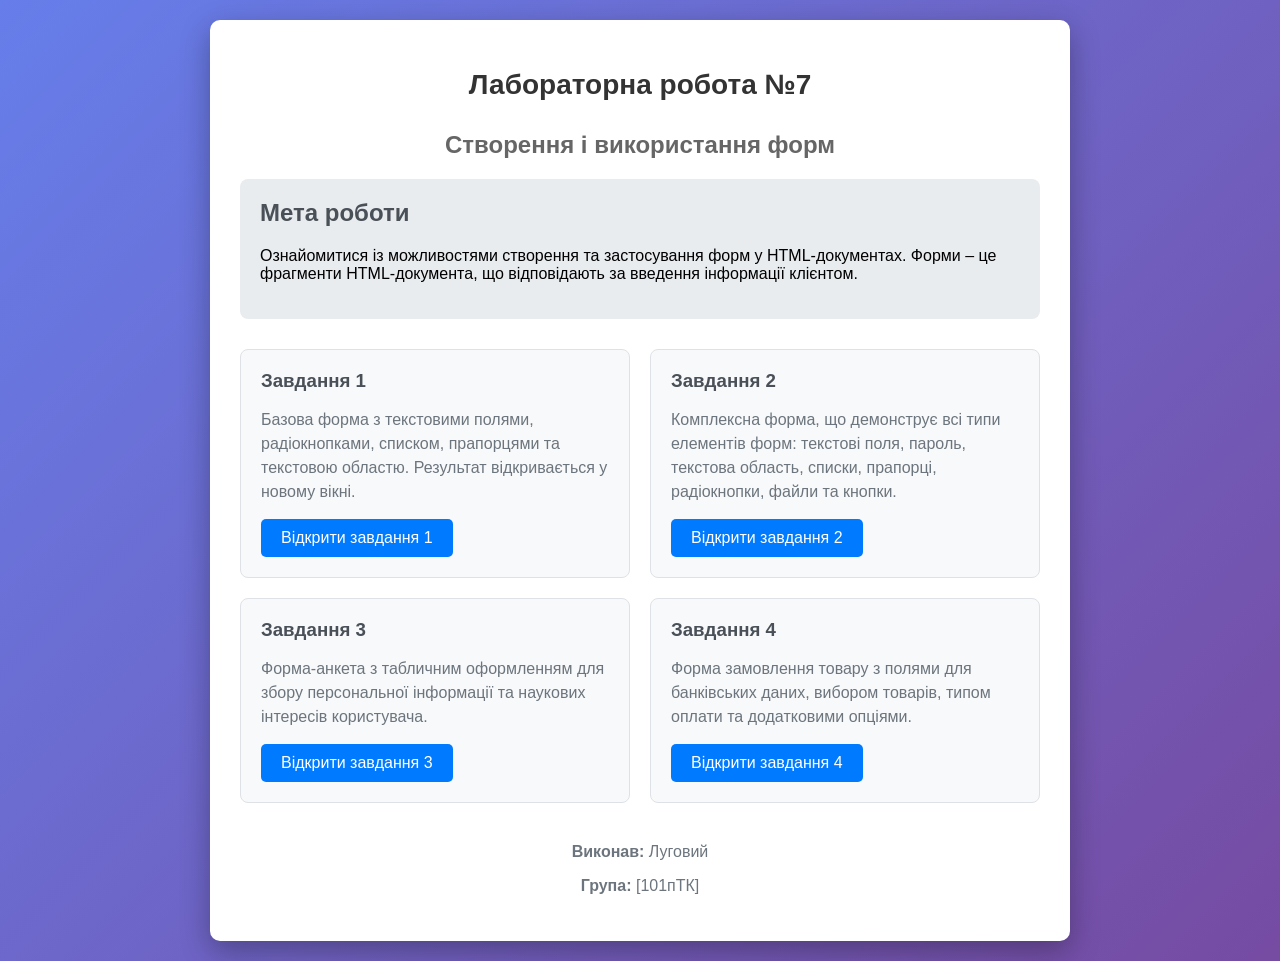
<file: lab_07/index.html>
<!DOCTYPE html>
<html lang="uk">
<head>
    <meta charset="UTF-8">
    <title>Лабораторна робота №7 - Головна сторінка</title>
    <style>
        body {
            font-family: Arial, sans-serif;
            margin: 0;
            padding: 20px;
            background: linear-gradient(135deg, #667eea 0%, #764ba2 100%);
            min-height: 100vh;
        }
        .container {
            max-width: 800px;
            margin: 0 auto;
            background: white;
            padding: 30px;
            border-radius: 10px;
            box-shadow: 0 10px 30px rgba(0,0,0,0.3);
        }
        h1 {
            text-align: center;
            color: #333;
            margin-bottom: 30px;
            font-size: 28px;
        }
        .task-list {
            display: grid;
            grid-template-columns: repeat(auto-fit, minmax(300px, 1fr));
            gap: 20px;
            margin-top: 30px;
        }
        .task-card {
            background: #f8f9fa;
            border: 1px solid #dee2e6;
            border-radius: 8px;
            padding: 20px;
            transition: transform 0.3s ease, box-shadow 0.3s ease;
        }
        .task-card:hover {
            transform: translateY(-5px);
            box-shadow: 0 5px 20px rgba(0,0,0,0.1);
        }
        .task-card h3 {
            color: #495057;
            margin-top: 0;
            margin-bottom: 15px;
        }
        .task-card p {
            color: #6c757d;
            margin-bottom: 15px;
            line-height: 1.5;
        }
        .task-link {
            display: inline-block;
            background: #007bff;
            color: white;
            text-decoration: none;
            padding: 10px 20px;
            border-radius: 5px;
            transition: background-color 0.3s ease;
        }
        .task-link:hover {
            background: #0056b3;
        }
        .description {
            background: #e9ecef;
            padding: 20px;
            border-radius: 8px;
            margin-bottom: 30px;
        }
        .description h2 {
            color: #495057;
            margin-top: 0;
        }
    </style>
</head>
<body>
    <div class="container">
        <h1>Лабораторна робота №7</h1>
        <h2 style="text-align: center; color: #666;">Створення і використання форм</h2>
        
        <div class="description">
            <h2>Мета роботи</h2>
            <p>Ознайомитися із можливостями створення та застосування форм у HTML-документах. 
            Форми – це фрагменти HTML-документа, що відповідають за введення інформації клієнтом.</p>
        </div>

        <div class="task-list">
            <div class="task-card">
                <h3>Завдання 1</h3>
                <p>Базова форма з текстовими полями, радіокнопками, списком, прапорцями та текстовою областю. 
                Результат відкривається у новому вікні.</p>
                <a href="LuhovyiLab07-1.html" class="task-link" target="_blank">Відкрити завдання 1</a>
            </div>

            <div class="task-card">
                <h3>Завдання 2</h3>
                <p>Комплексна форма, що демонструє всі типи елементів форм: текстові поля, пароль, 
                текстова область, списки, прапорці, радіокнопки, файли та кнопки.</p>
                <a href="LuhovyiLab07-2.html" class="task-link">Відкрити завдання 2</a>
            </div>

            <div class="task-card">
                <h3>Завдання 3</h3>
                <p>Форма-анкета з табличним оформленням для збору персональної інформації 
                та наукових інтересів користувача.</p>
                <a href="LuhovyiLab07-3.html" class="task-link">Відкрити завдання 3</a>
            </div>

            <div class="task-card">
                <h3>Завдання 4</h3>
                <p>Форма замовлення товару з полями для банківських даних, вибором товарів, 
                типом оплати та додатковими опціями.</p>
                <a href="LuhovyiLab07-4.html" class="task-link">Відкрити завдання 4</a>
            </div>
        </div>

        <div style="margin-top: 40px; text-align: center; color: #6c757d;">
            <p><strong>Виконав:</strong> Луговий</p>
            <p><strong>Група:</strong> [101пТК]</p>
        </div>
    </div>
</body>
</html>
</file>
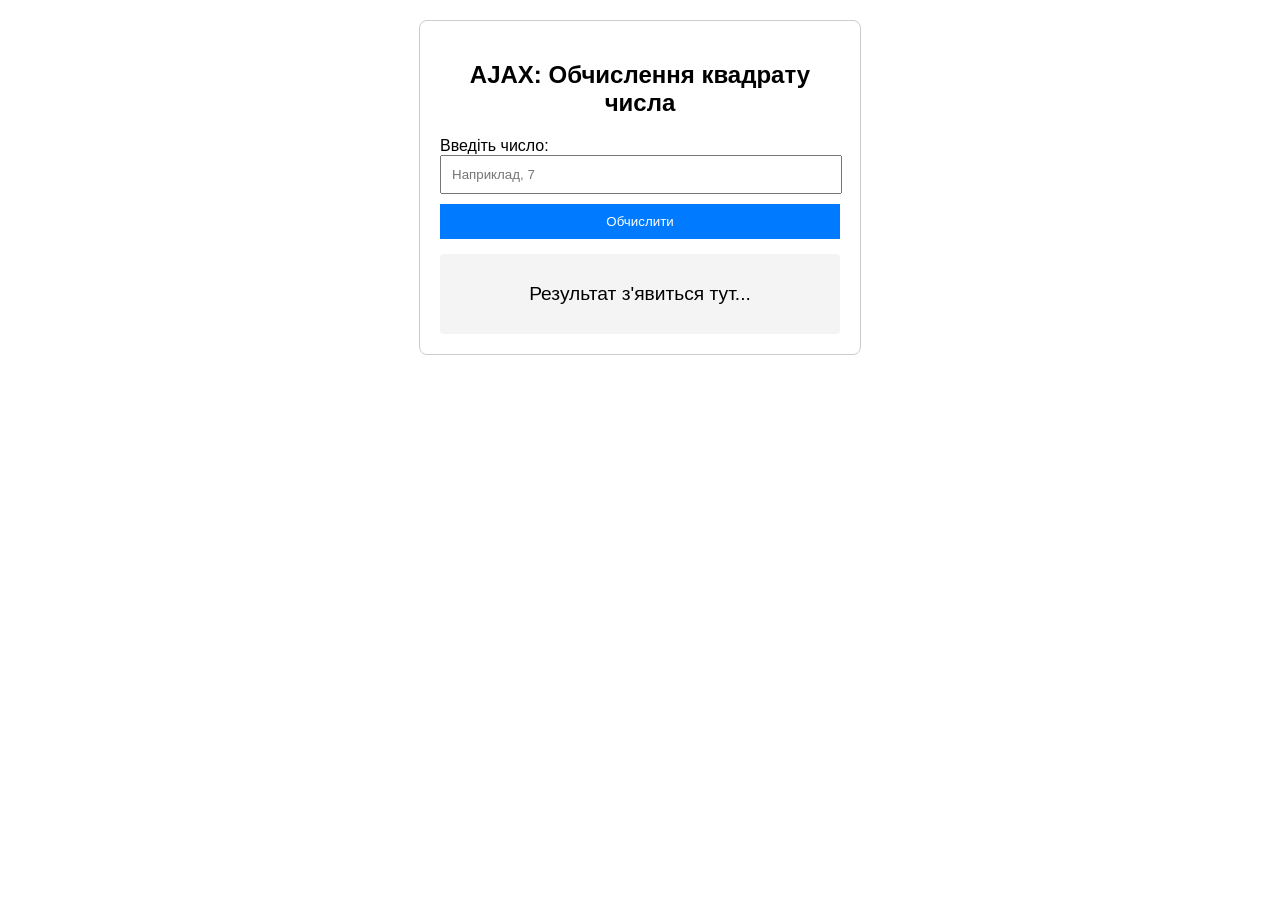
<file: Lab_21/index.html>
<!DOCTYPE html>
<html lang="uk">
<head>
    <meta charset="UTF-8">
    <meta name="viewport" content="width=device-width, initial-scale=1.0">
    <title>Лабораторна 21 - AJAX</title>
    <style>
        body { font-family: Arial, sans-serif; max-width: 400px; margin: 20px auto; padding: 20px; border: 1px solid #ccc; border-radius: 8px; }
        h2 { text-align: center; }
        div { margin-top: 15px; }
        input { width: calc(100% - 22px); padding: 10px; }
        button { width: 100%; padding: 10px; margin-top: 10px; background-color: #007bff; color: white; border: none; cursor: pointer; }
        button:hover { background-color: #0056b3; }
        #resultArea { font-size: 1.2em; text-align: center; padding: 10px; background-color: #f4f4f4; border-radius: 4px; }
    </style>
</head>
<body>

    <h2>AJAX: Обчислення квадрату числа</h2>
    
    <div>
        <label for="numberInput">Введіть число:</label>
        <input type="number" id="numberInput" placeholder="Наприклад, 7">
    </div>

    <button id="calculateButton">Обчислити</button>

    <div id="resultArea">
        <p>Результат з'явиться тут...</p>
    </div>

    <script>
        document.getElementById('calculateButton').addEventListener('click', function() {
            const number = document.getElementById('numberInput').value;
            const resultArea = document.getElementById('resultArea');

            if (number === '') {
                resultArea.innerHTML = '<p style="color: red;">Будь ласка, введіть число.</p>';
                return;
            }

            // 1. Створюємо AJAX запит на сервер
            fetch(`http://localhost:3000/calculate?number=${number}`)
                .then(response => {
                    // Перевіряємо, чи відповідь успішна
                    if (!response.ok) {
                        throw new Error('Помилка мережі або сервера');
                    }
                    return response.json(); // Парсимо JSON-відповідь
                })
                .then(data => {
                    // 2. Оновлюємо front-end текстом з відповіді 
                    resultArea.innerHTML = `<p>Квадрат числа ${data.original} дорівнює: <strong>${data.result}</strong></p>`;
                })
                .catch(error => {
                    // Обробка помилок
                    console.error('Помилка AJAX запиту:', error);
                    resultArea.innerHTML = '<p style="color: red;">Не вдалося з\'єднатися з сервером.</p>';
                });
        });
    </script>

</body>
</html>
</file>
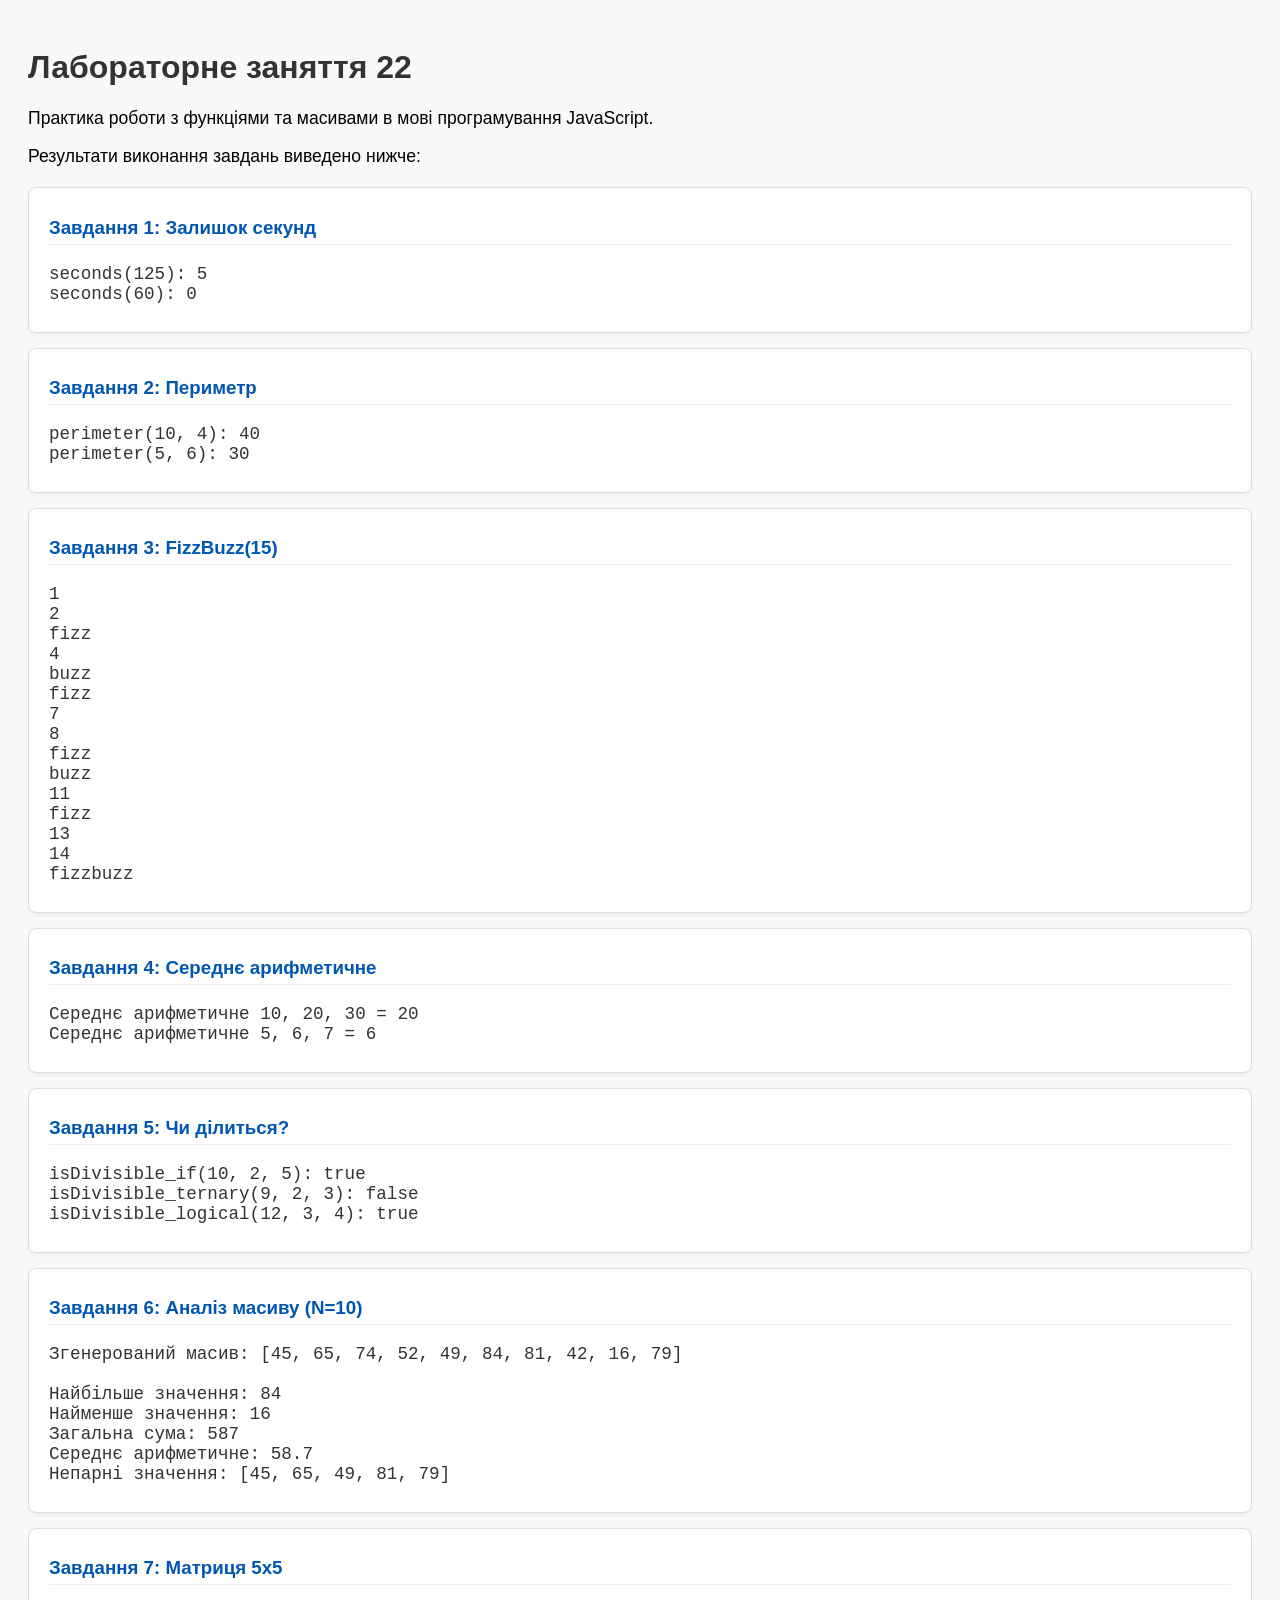
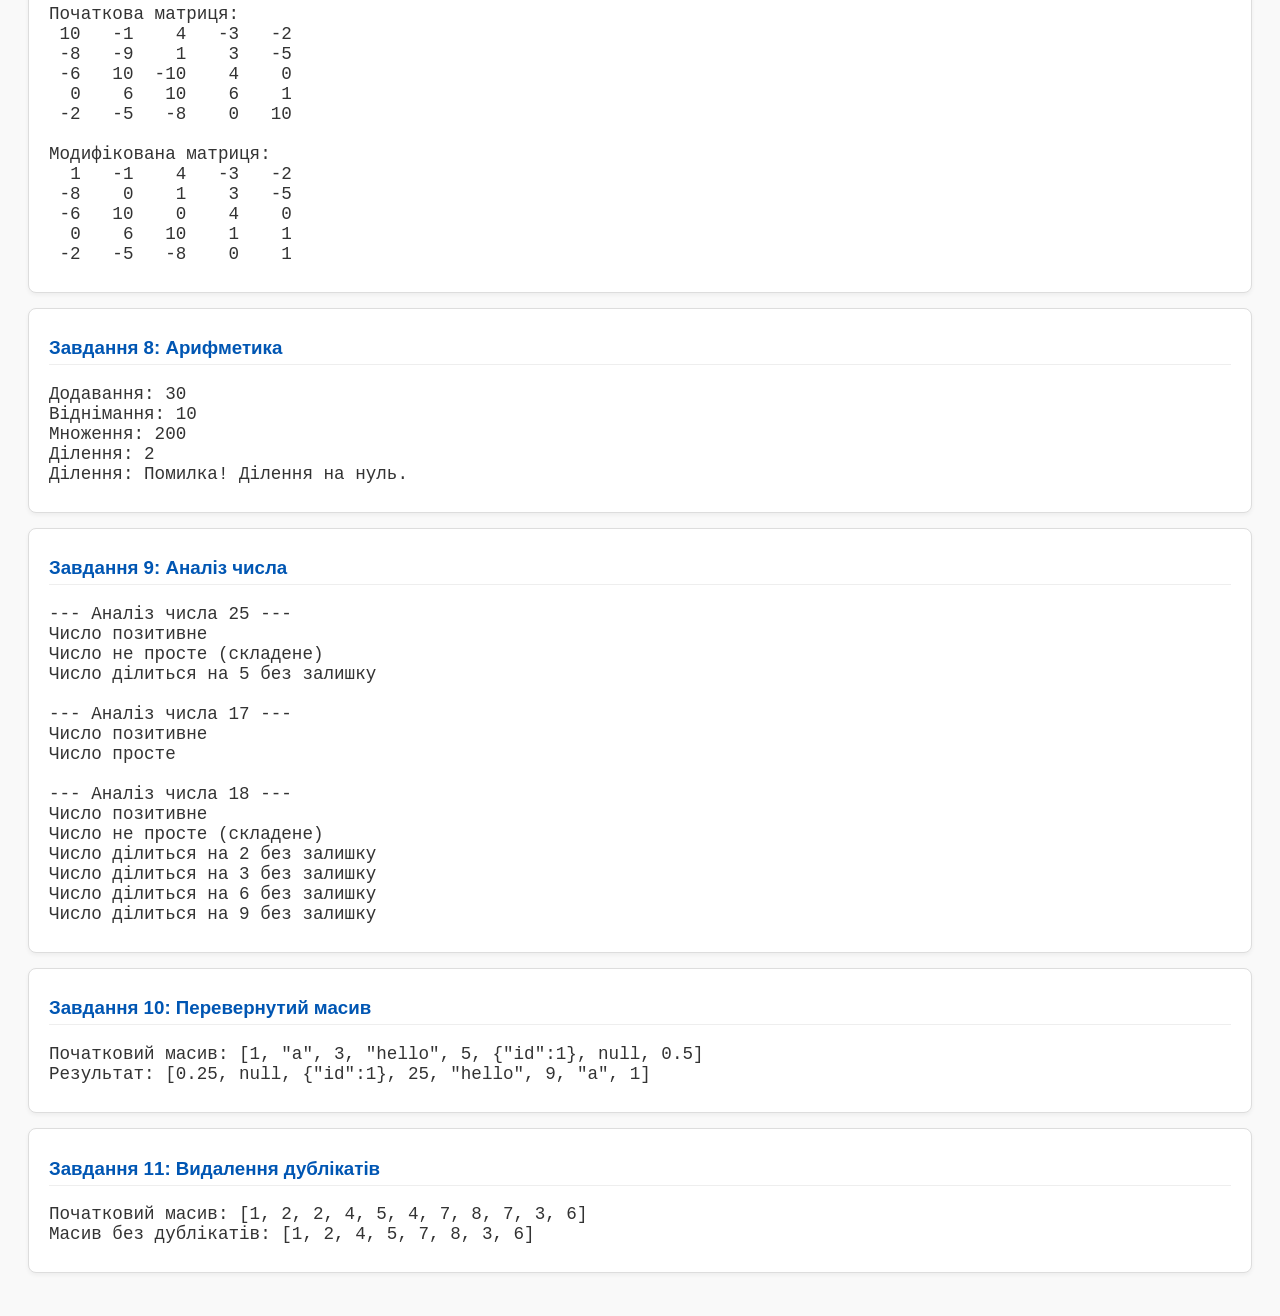
<file: Lab_22/index.html>
<!DOCTYPE html>
<html lang="uk">
<head>
    <meta charset="UTF-8">
    <meta name="viewport" content="width=device-width, initial-scale=1.0">
    <title>Лабораторна 22 - JS</title>
    <style>
        body { font-family: Arial, sans-serif; padding: 20px; background-color: #f9f9f9; }
        h1 { color: #333; }
        p { font-size: 1.1em; }
        
        /* Стилі для наших результатів */
        #results-container {
            margin-top: 20px;
        }
        .task-result {
            background-color: #fff;
            border: 1px solid #ddd;
            border-radius: 8px;
            padding: 10px 20px;
            margin-bottom: 15px;
            box-shadow: 0 2px 4px rgba(0,0,0,0.05);
        }
        .task-result h3 {
            color: #0056b3;
            border-bottom: 1px solid #eee;
            padding-bottom: 5px;
        }
        /* Тег <pre> зберігає форматування, пробіли і переноси рядків */
        .task-result pre {
            font-family: Consolas, 'Courier New', monospace;
            font-size: 1.1em;
            color: #333;
            white-space: pre-wrap; /* Дозволяє перенос довгих рядків */
        }
    </style>
</head>
<body>
    <h1>Лабораторне заняття 22</h1>
    <p>
        Практика роботи з функціями та масивами в мові програмування JavaScript.
    </p>
    <p>
        Результати виконання завдань виведено нижче:
    </p>

    <div id="results-container"></div>

    <script src="script.js"></script>
</body>
</html>
</file>
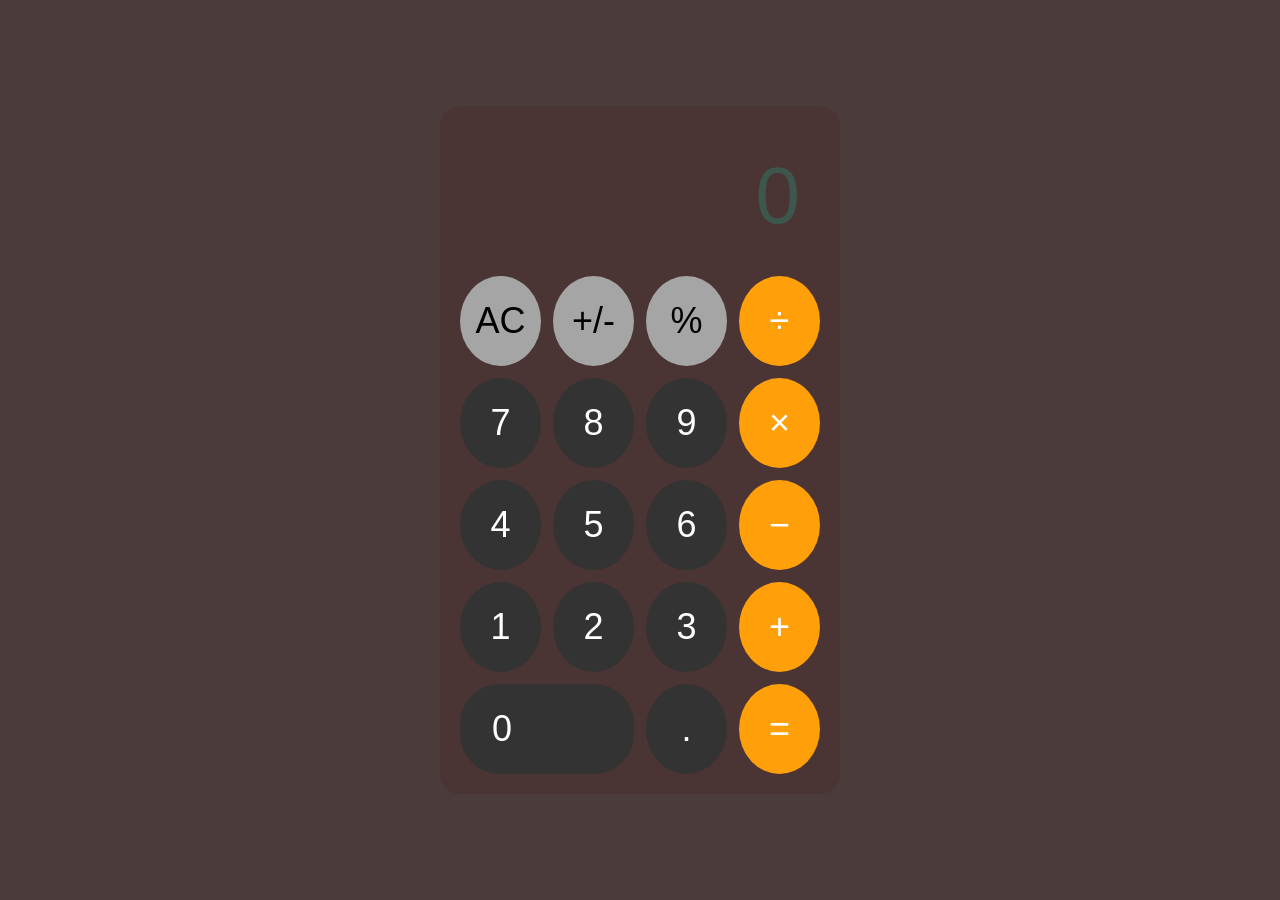
<file: Lb20/index.html>
<!DOCTYPE html>
<html lang="uk">
<head>
    <meta charset="UTF-8">
    <meta name="viewport" content="width=device-width, initial-scale=1.0">
    <title>Калькулятор</title>
</head>
<body>
    <script src="calculator.js"></script>
</body>
</html>
</file>
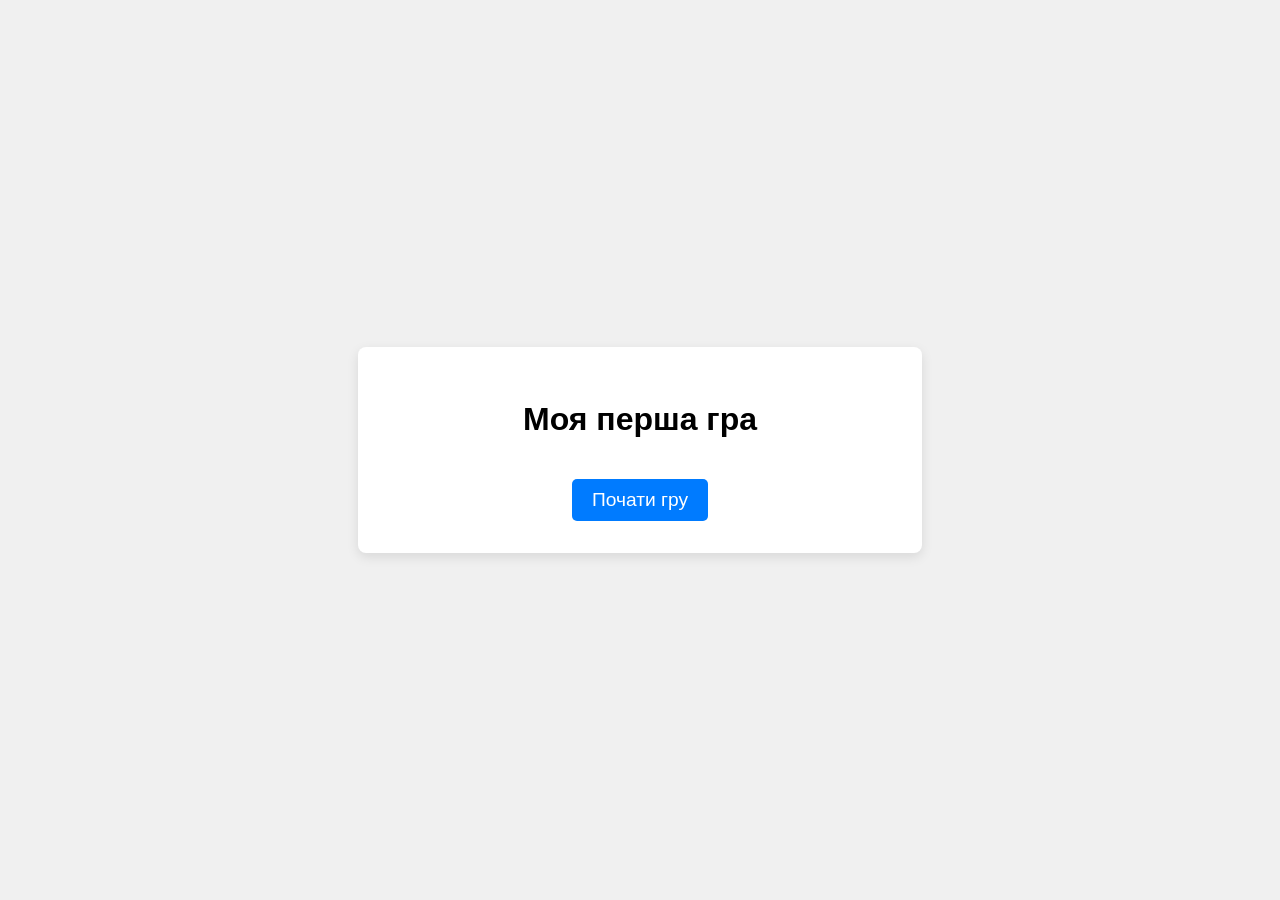
<file: public/index.html>
<!DOCTYPE html>
<html lang="uk">
<head>
    <meta charset="UTF-8">
    <meta name="viewport" content="width=device-width, initial-scale=1.0">
    <title>Моя перша гра</title>
    <link rel="stylesheet" href="style.css">
</head>
<body>
    <div class="container center">
        <h1>Моя перша гра</h1> <a href="/game" class="btn">Почати гру</a> </div>
</body>
</html>
</file>
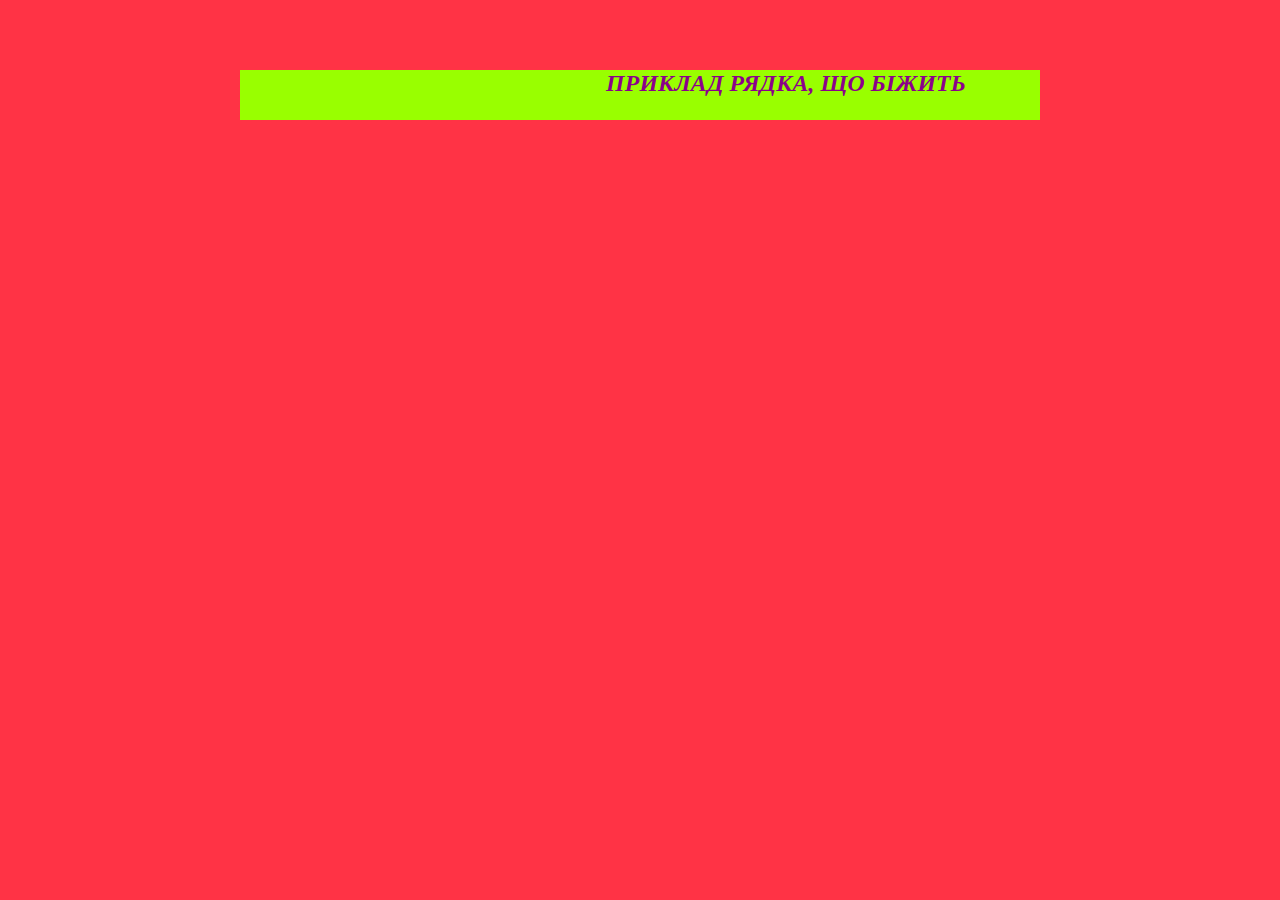
<file: 1.html>
<!doctype html>
<html>
<head>
   <meta charset="utf-8">
   <title>Рядок, що біжить</title>
</head>		

<body bgcolor="#FF3345" text="#FFFAFA">
   <p align="center">
      <br><br><br>

      <marquee width="800" bgcolor="#99ff00" height="50" behavior="alternate">
         <font color="#8b008b" face="Verdana" size="5">
            <b><i>
               ПРИКЛАД РЯДКА, ЩО БІЖИТЬ
            </i></b>
         </font>
      </marquee>

      <br><br>
   </p>
</body>
</html>
</file>
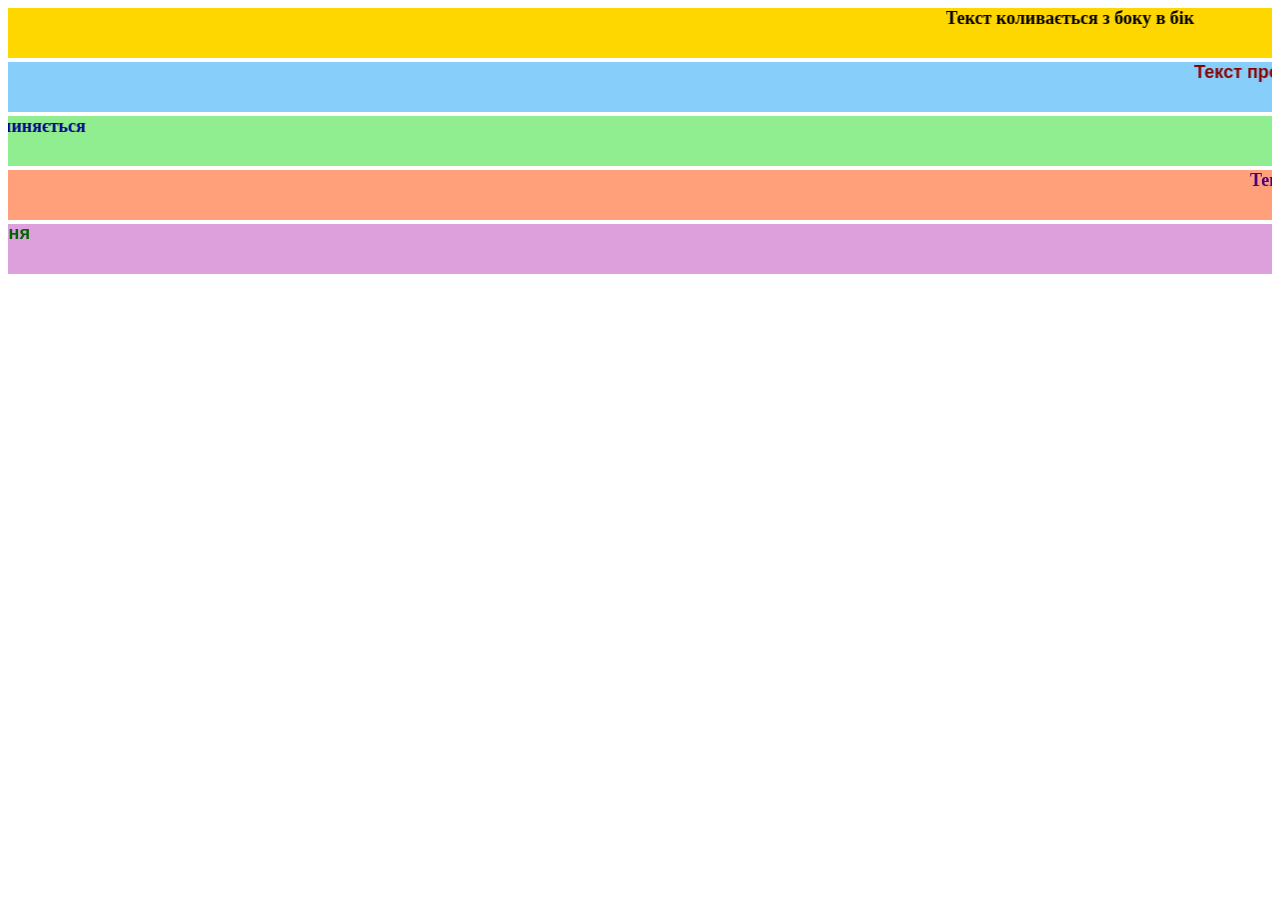
<file: 2.html>
<!doctype html>
<html>
<head>
   <meta charset="utf-8">
   <title>Рядки що біжать</title>
</head>

<body>

   <marquee behavior="alternate" bgcolor="#FFD700" height="50" width="100%">
      <font face="Verdana" size="4" color="#000000"><b>Текст коливається з боку в бік</b></font>
   </marquee>

   <marquee behavior="scroll" direction="left" bgcolor="#87CEFA" height="50" width="100%">
      <font face="Arial" size="4" color="#8B0000"><b>Текст пробігає справа наліво та з’являється знову</b></font>
   </marquee>

   <marquee behavior="slide" direction="right" bgcolor="#90EE90" height="50" width="100%">
      <font face="Tahoma" size="4" color="#00008B"><b>Текст пробігає зліва направо та зупиняється</b></font>
   </marquee>

   <marquee behavior="scroll" direction="left" scrollamount="3" scrolldelay="150" bgcolor="#FFA07A" height="50" width="100%">
      <font face="Georgia" size="4" color="#4B0082"><b>Текст рухається з невеликим запізненням</b></font>
   </marquee>

   <marquee behavior="scroll" direction="right" scrollamount="6" scrolldelay="300" bgcolor="#DDA0DD" height="50" width="100%">
      <font face="Courier New" size="4" color="#006400"><b>Текст рухається з іншим режимом запізнення</b></font>
   </marquee>

</body>
</html>
</file>
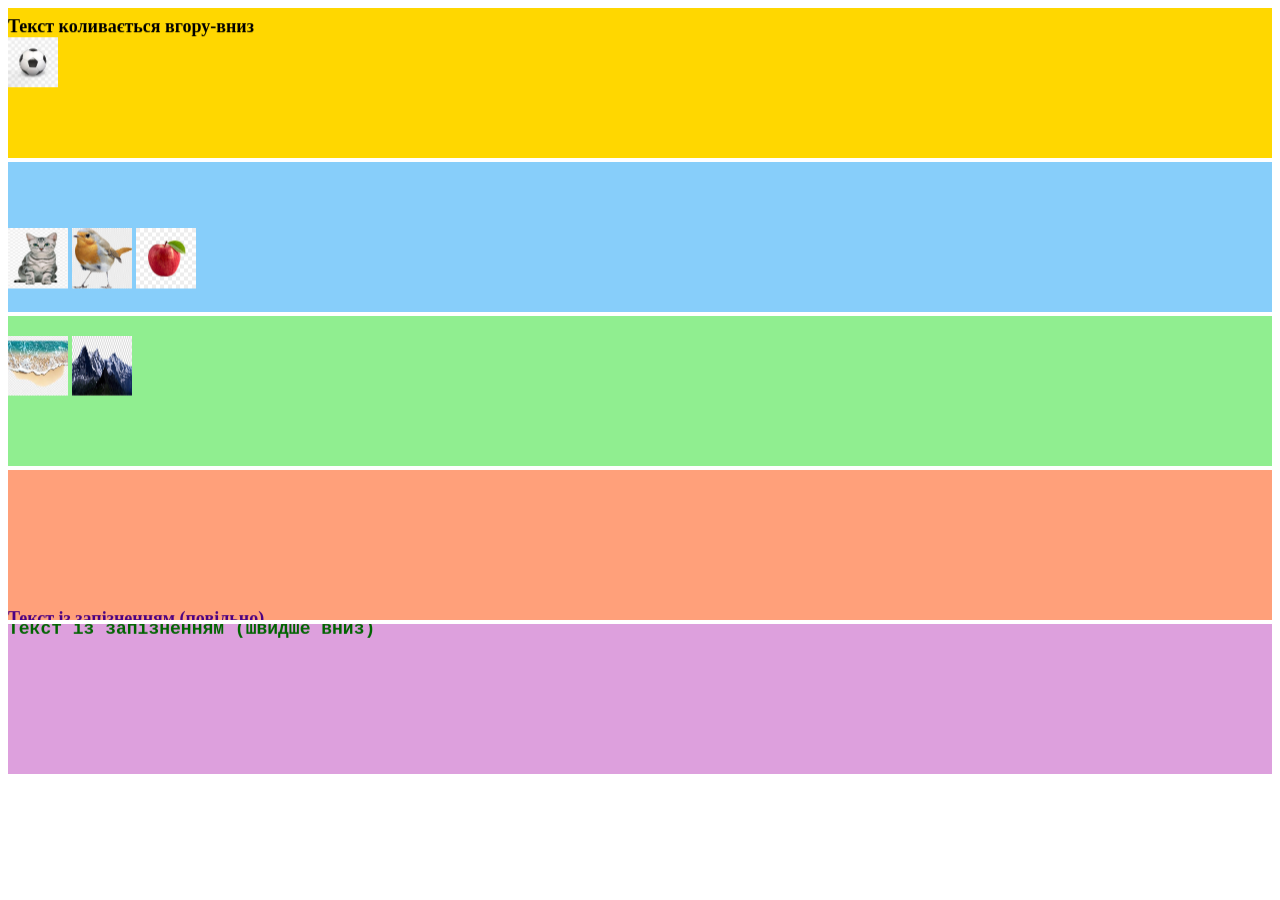
<file: 3.html>
<!doctype html>
<html>
<head>
   <meta charset="utf-8">
   <title>IvanennkoLab04-3</title>
</head>

<body>
   <marquee behavior="alternate" direction="up" bgcolor="#FFD700" height="150" width="100%">
      <font face="Verdana" size="4" color="#000000"><b>Текст коливається вгору-вниз</b></font><br>
      <img src="Ball.jpg" width="50" height="50" alt="М'яч">
   </marquee>

   <marquee behavior="scroll" direction="up" bgcolor="#87CEFA" height="150" width="100%">
      <img src="Cat.jpg" width="60" height="60" alt="Кіт">
      <img src="Bird.jpg" width="60" height="60" alt="Пташка">
      <img src="Apple.jpg" width="60" height="60" alt="Яблуко">
   </marquee>

   <marquee behavior="slide" direction="down" bgcolor="#90EE90" height="150" width="100%">
      <img src="Sea.jpg" width="60" height="60" alt="Море">
      <img src="Mountain.jpg" width="60" height="60" alt="Гори">
   </marquee>

   <marquee behavior="scroll" direction="up" scrollamount="2" scrolldelay="200" bgcolor="#FFA07A" height="150" width="100%">
      <font face="Georgia" size="4" color="#4B0082"><b>Текст із запізненням (повільно)</b></font>
   </marquee>

   <marquee behavior="scroll" direction="down" scrollamount="5" scrolldelay="400" bgcolor="#DDA0DD" height="150" width="100%">
      <font face="Courier New" size="4" color="#006400"><b>Текст із запізненням (швидше вниз)</b></font>
   </marquee>

</body>
</html>
</file>
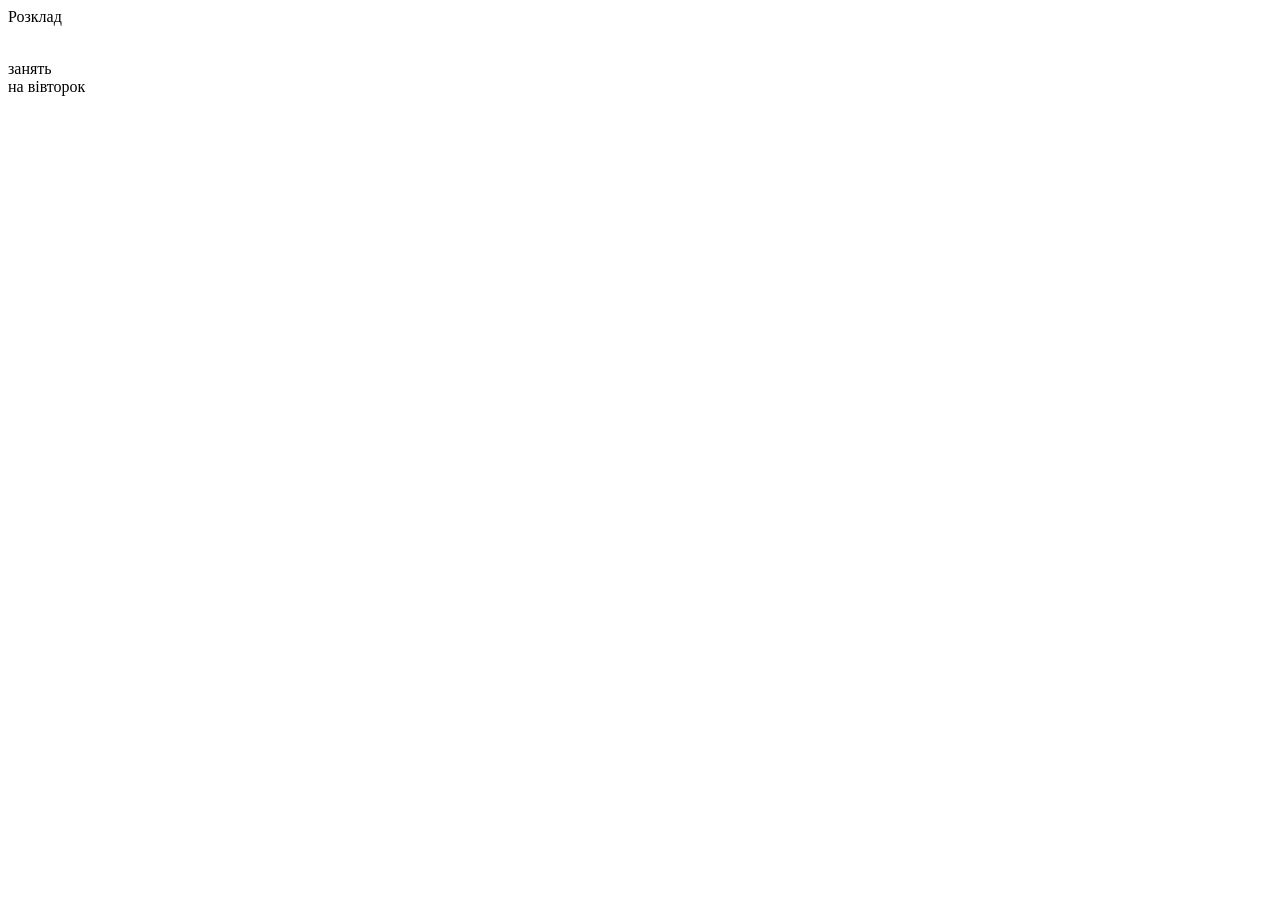
<file: lab_01_Vasiliev_Artem 101-pTK/2.html>
<html>
    <head>
        <title> Навчальний файл HTML </title>
        <meta charset="UTF8">
    </head>
    <body>
        <p>Розклад</p> 
        <br>занять<br>
         на вівторок
    </body>
</html>
</file>
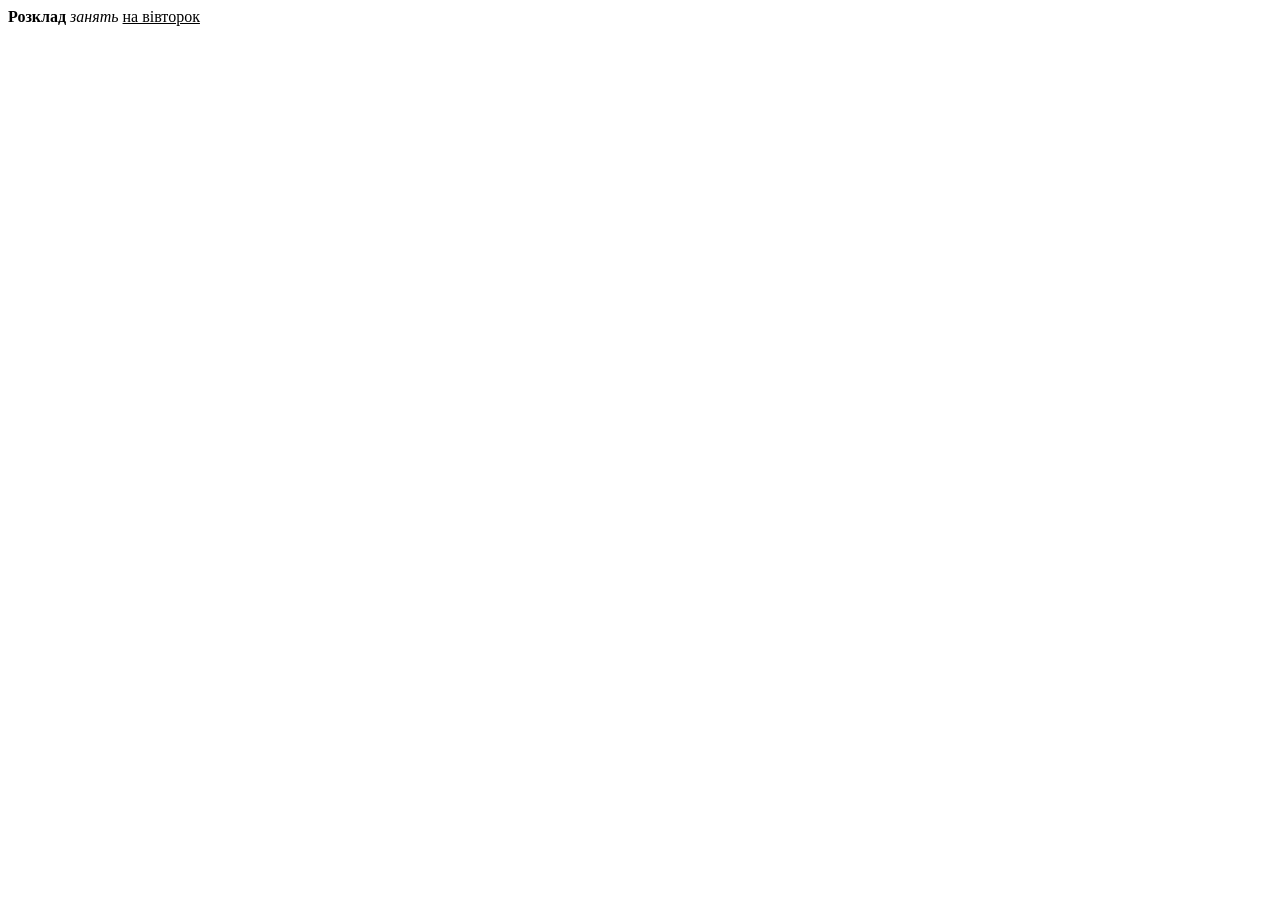
<file: lab_01_Vasiliev_Artem 101-pTK/3.html>
<html>
    <head>
        <title> Навчальний файл HTML </title>
        <meta charset="UTF8">
    </head>
    <body>
        <b>Розклад</b> 
        <i>занять</i>
        <u>на вівторок</u>
    </body>
</html>
</file>
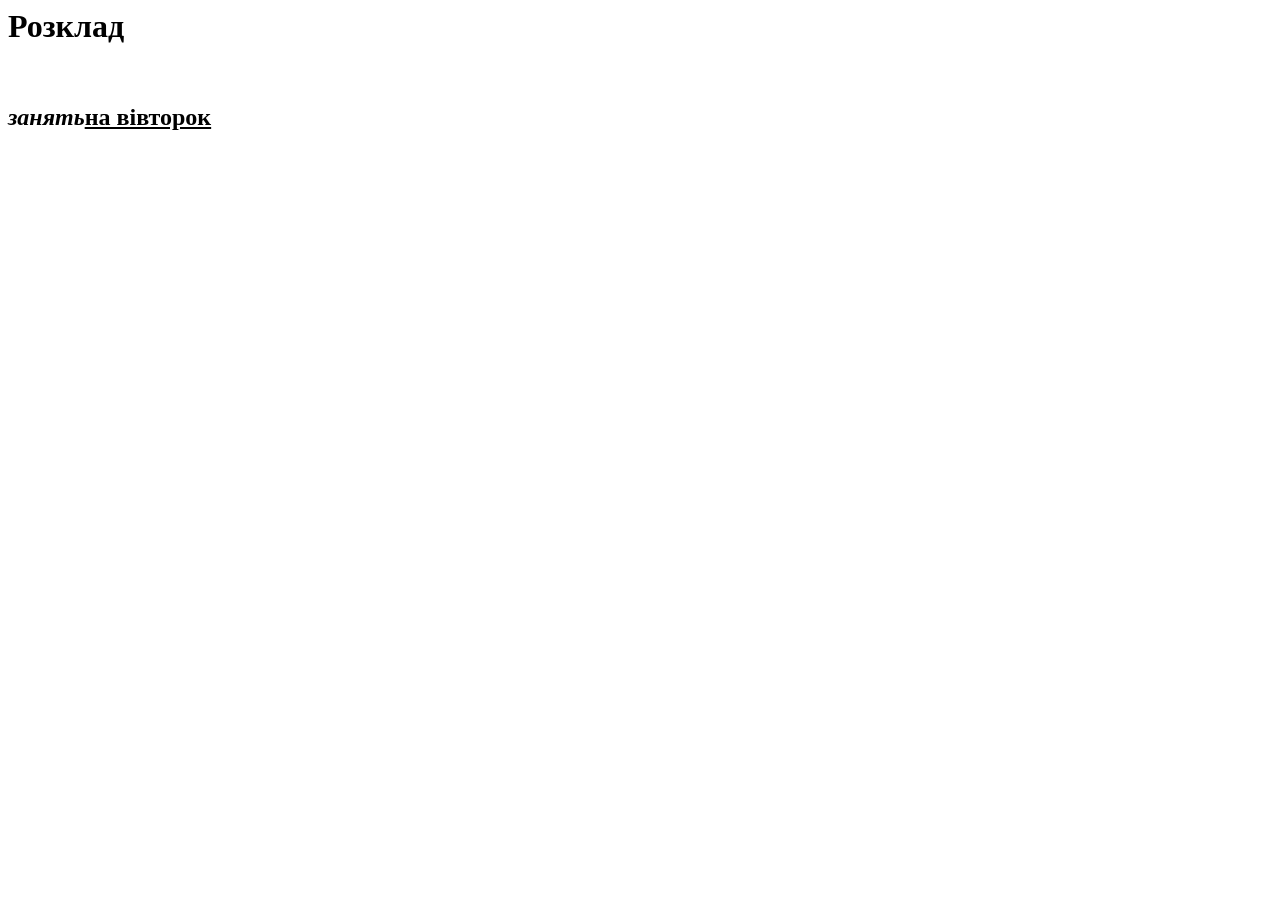
<file: lab_01_Vasiliev_Artem 101-pTK/4.html>
<html>
    <head>
        <title> Навчальний файл HTML </title>
        <meta charset="UTF8">
    </head>
    <body>
        <p><h1>Розклад</h1></p><br>
        <h2><i>занять</i><u>на вівторок</u></h2>
    </body>
</html>
</file>
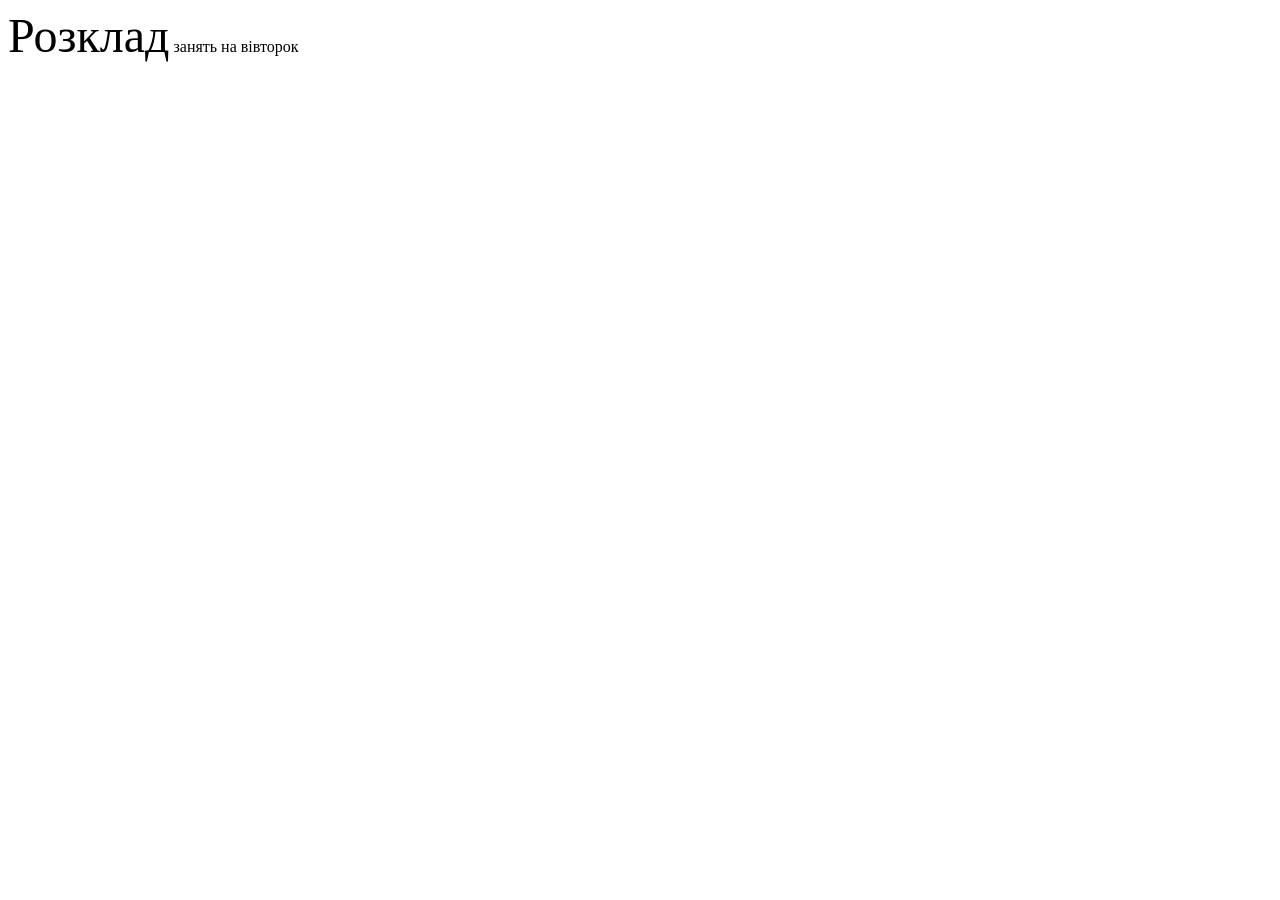
<file: lab_01_Vasiliev_Artem 101-pTK/5.html>
<html>
    <head>
        <title> Навчальний файл HTML </title>
        <meta charset="UTF8">
    </head>
    <body>
        <font size="7">Розклад</font>
        занять на вівторок
    </body>
</html>
</file>
<file: public/style.css>
body {
    font-family: Arial, sans-serif;
    background-color: #f0f0f0;
    display: flex;
    justify-content: center;
    align-items: center;
    min-height: 100vh;
    margin: 0;
    padding: 20px;
    box-sizing: border-box;
}

.container {
    text-align: center;
    background-color: #fff;
    padding: 2rem;
    border-radius: 8px;
    box-shadow: 0 4px 12px rgba(0,0,0,0.1);
    width: 100%;
    max-width: 500px;
}

.container.center {
    display: flex;
    flex-direction: column;
    justify-content: center;
    align-items: center;
}

.btn {
    display: inline-block;
    padding: 10px 20px;
    font-size: 1.2rem;
    color: #fff;
    background-color: #007bff;
    border: none;
    border-radius: 5px;
    text-decoration: none;
    cursor: pointer;
    margin-top: 20px;
}

.btn:hover {
    background-color: #0056b3;
}

/* --- Game Page --- */
.game-header {
    display: flex;
    justify-content: space-between;
    align-items: center;
    margin-bottom: 20px;
    font-size: 1.5rem;
}

#restartBtn {
    font-size: 1rem;
    margin-top: 0;
}

.game-board {
    display: grid;
    /*  (на основі зображення 5x5) */
    grid-template-columns: repeat(5, 1fr); 
    grid-gap: 10px;
    margin-bottom: 20px;
}

.number-cell {
    display: flex;
    justify-content: center;
    align-items: center;
    background-color: #f9f9f9;
    border: 2px solid #ccc;
    border-radius: 5px;
    height: 80px;
    cursor: pointer;
    font-weight: bold;
    -webkit-user-select: none; /* Safari */
    -ms-user-select: none; /* IE 10+ */
    user-select: none; /* Standard */
    transition: background-color 0.2s, transform 0.2s;
}

.number-cell:hover {
    transform: scale(1.05);
}

/*  вибрані цифри підсвічуються відмінним від інших колір */
.number-cell.selected {
    background-color: #a0e7a0; 
    color: #000;
    border-color: #5cb85c;
}

/* --- Stats Table --- */
#stats-table {
    width: 100%;
    margin-top: 20px;
    border-collapse: collapse;
}

#stats-table th, #stats-table td {
    border: 1px solid #ddd;
    padding: 8px;
}

#stats-table th {
    background-color: #f2f2f2;
}

/*  кращий результат підсвічується іншим кольором */
.best-result {
    background-color: #fffbaf; 
    font-weight: bold;
}
</file>
